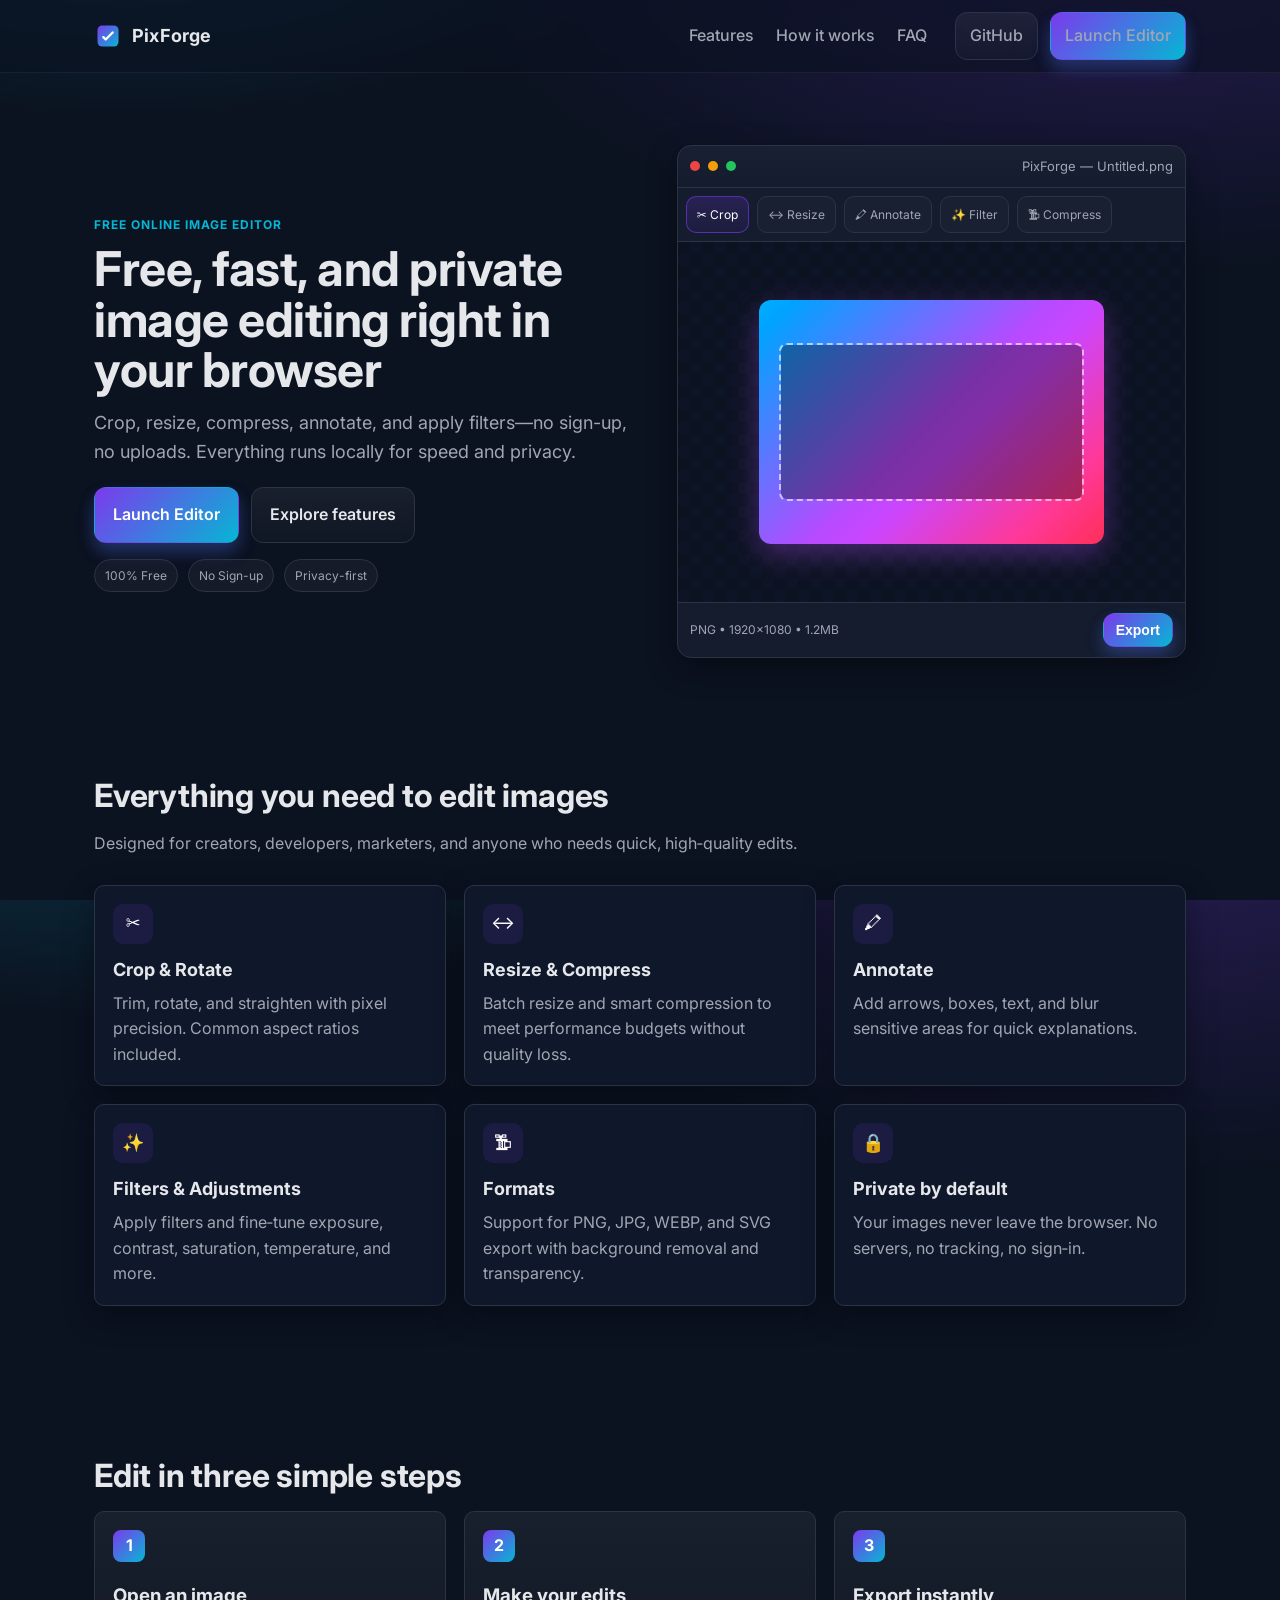
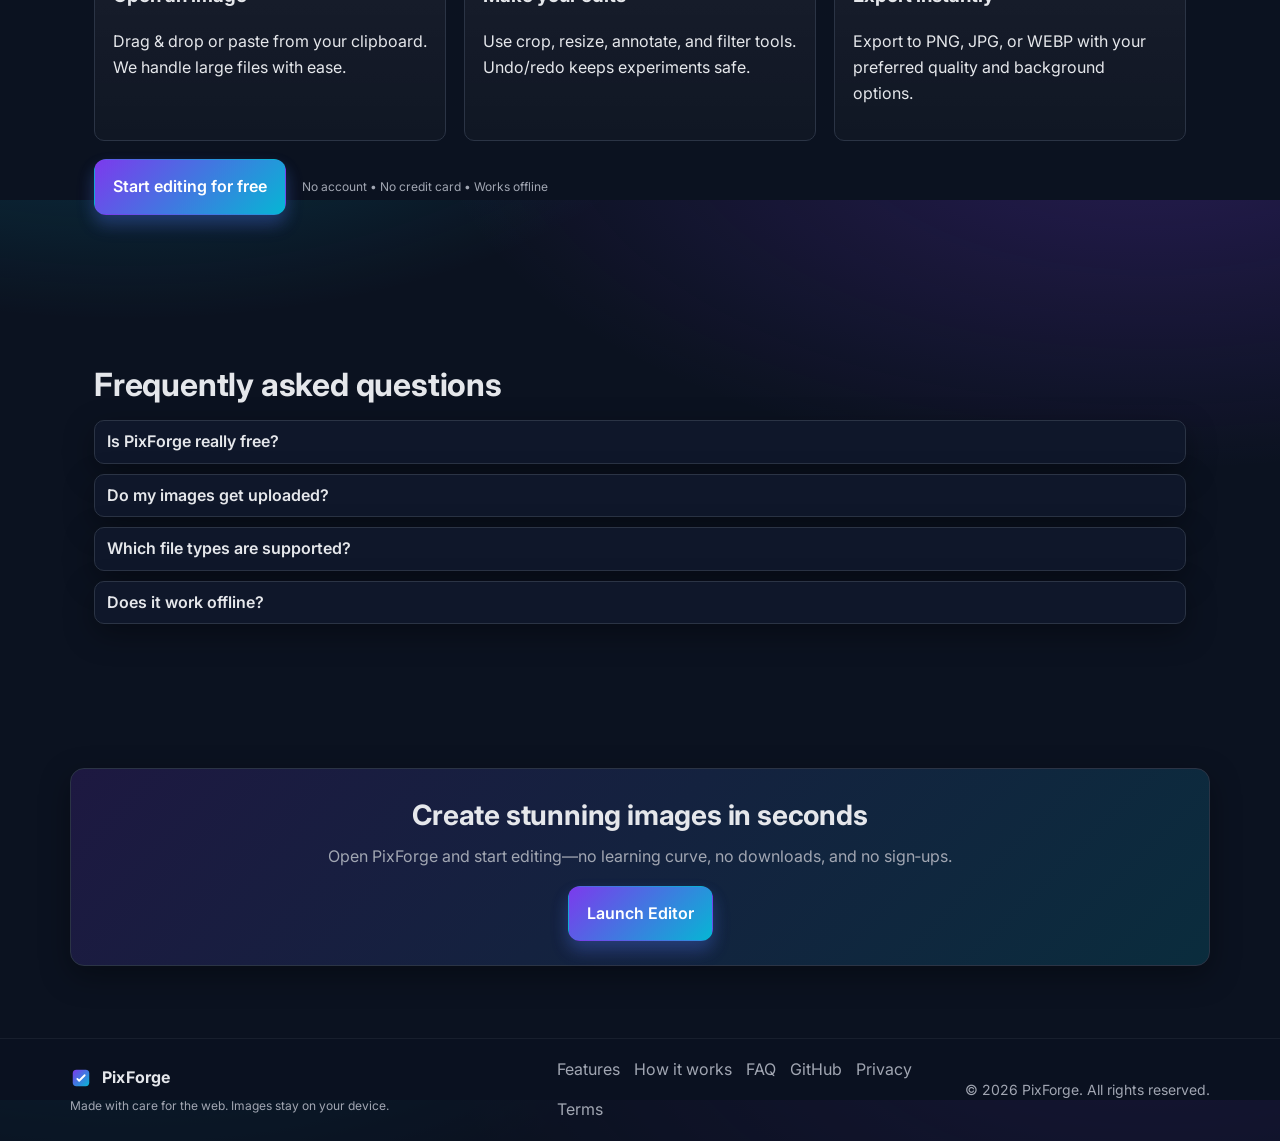
<file: image-editor-landing/index.html>
<!doctype html>
<html lang="en">
  <head>
    <meta charset="utf-8" />
    <meta name="viewport" content="width=device-width, initial-scale=1" />
    <title>PixForge — Free Online Image Editor</title>
    <meta name="description" content="PixForge is a free, fast, and privacy-friendly image editing web tool. Crop, resize, compress, annotate, and apply filters right in your browser—no sign-up required." />
    <link rel="canonical" href="https://example.com/" />

    <meta property="og:type" content="website" />
    <meta property="og:title" content="PixForge — Free Online Image Editor" />
    <meta property="og:description" content="Free, fast, and private image editor in your browser. Crop, resize, compress, annotate, and more—no sign-up required." />
    <meta property="og:url" content="https://example.com/" />
    <meta property="og:image" content="https://dummyimage.com/1200x630/111827/ffffff&text=PixForge" />

    <meta name="twitter:card" content="summary_large_image" />
    <meta name="twitter:title" content="PixForge — Free Online Image Editor" />
    <meta name="twitter:description" content="Free, fast, and private image editor in your browser. No sign-up required." />
    <meta name="twitter:image" content="https://dummyimage.com/1200x630/111827/ffffff&text=PixForge" />

    <link rel="preconnect" href="https://fonts.googleapis.com" />
    <link rel="preconnect" href="https://fonts.gstatic.com" crossorigin />
    <link href="https://fonts.googleapis.com/css2?family=Inter:wght@400;500;600;700;800&display=swap" rel="stylesheet" />

    <link rel="stylesheet" href="styles.css" />

    <script type="application/ld+json">
      {
        "@context": "https://schema.org",
        "@type": "SoftwareApplication",
        "name": "PixForge",
        "applicationCategory": "MultimediaApplication",
        "operatingSystem": "Any",
        "offers": {"@type": "Offer", "price": "0", "priceCurrency": "USD"},
        "description": "Free online image editor. Crop, resize, compress, annotate, and apply filters right in your browser.",
        "url": "https://example.com/"
      }
    </script>
  </head>
  <body>
    <a class="skip-link" href="#main">Skip to content</a>

    <header class="site-header">
      <div class="container header-inner">
        <a href="#" class="brand" aria-label="PixForge Home">
          <span class="brand-mark" aria-hidden="true">
            <svg width="28" height="28" viewBox="0 0 24 24" fill="none" xmlns="http://www.w3.org/2000/svg">
              <rect x="3" y="3" width="18" height="18" rx="4" fill="url(#g)"/>
              <path d="M8 13l2 2 6-6" stroke="white" stroke-width="2" stroke-linecap="round" stroke-linejoin="round"/>
              <defs>
                <linearGradient id="g" x1="3" y1="3" x2="21" y2="21" gradientUnits="userSpaceOnUse">
                  <stop stop-color="#7C3AED"/>
                  <stop offset="1" stop-color="#06B6D4"/>
                </linearGradient>
              </defs>
            </svg>
          </span>
          <span class="brand-name">PixForge</span>
        </a>

        <button class="nav-toggle" aria-label="Open menu" aria-expanded="false" aria-controls="site-nav">
          <span class="nav-toggle-bar"></span>
          <span class="nav-toggle-bar"></span>
          <span class="nav-toggle-bar"></span>
        </button>

        <nav id="site-nav" class="site-nav" aria-label="Main">
          <ul>
            <li><a href="#features">Features</a></li>
            <li><a href="#how">How it works</a></li>
            <li><a href="#faq">FAQ</a></li>
          </ul>
          <div class="nav-ctas">
            <a class="btn btn-ghost" href="https://github.com" target="_blank" rel="noopener">GitHub</a>
            <a class="btn btn-primary" href="/app">Launch Editor</a>
          </div>
        </nav>
      </div>
    </header>

    <main id="main">
      <section class="hero">
        <div class="container hero-grid">
          <div class="hero-copy">
            <p class="eyebrow">Free online image editor</p>
            <h1>Free, fast, and private image editing right in your browser</h1>
            <p class="subhead">Crop, resize, compress, annotate, and apply filters—no sign-up, no uploads. Everything runs locally for speed and privacy.</p>
            <div class="hero-actions">
              <a class="btn btn-primary btn-lg" href="/app">Launch Editor</a>
              <a class="btn btn-ghost btn-lg" href="#features">Explore features</a>
            </div>
            <div class="hero-badges" aria-label="Highlights">
              <span class="badge">100% Free</span>
              <span class="badge">No Sign-up</span>
              <span class="badge">Privacy-first</span>
            </div>
          </div>

          <div class="hero-art" aria-hidden="true">
            <div class="mock-window">
              <div class="mock-titlebar">
                <span class="dot red"></span>
                <span class="dot yellow"></span>
                <span class="dot green"></span>
                <span class="mock-title">PixForge — Untitled.png</span>
              </div>
              <div class="mock-toolbar">
                <div class="tool active">✂ Crop</div>
                <div class="tool">↔ Resize</div>
                <div class="tool">🖍 Annotate</div>
                <div class="tool">✨ Filter</div>
                <div class="tool">🗜 Compress</div>
              </div>
              <div class="mock-canvas">
                <div class="checkerboard"></div>
                <div class="mock-image"></div>
                <div class="crop-box"></div>
              </div>
              <div class="mock-footer">
                <span>PNG • 1920×1080 • 1.2MB</span>
                <button class="btn btn-primary btn-sm">Export</button>
              </div>
            </div>
          </div>
        </div>
      </section>

      <section id="features" class="section features">
        <div class="container">
          <h2>Everything you need to edit images</h2>
          <p class="section-lead">Designed for creators, developers, marketers, and anyone who needs quick, high‑quality edits.</p>
          <div class="features-grid">
            <article class="feature">
              <div class="feature-icon">✂</div>
              <h3>Crop & Rotate</h3>
              <p>Trim, rotate, and straighten with pixel precision. Common aspect ratios included.</p>
            </article>
            <article class="feature">
              <div class="feature-icon">↔</div>
              <h3>Resize & Compress</h3>
              <p>Batch resize and smart compression to meet performance budgets without quality loss.</p>
            </article>
            <article class="feature">
              <div class="feature-icon">🖍</div>
              <h3>Annotate</h3>
              <p>Add arrows, boxes, text, and blur sensitive areas for quick explanations.</p>
            </article>
            <article class="feature">
              <div class="feature-icon">✨</div>
              <h3>Filters & Adjustments</h3>
              <p>Apply filters and fine‑tune exposure, contrast, saturation, temperature, and more.</p>
            </article>
            <article class="feature">
              <div class="feature-icon">🗜</div>
              <h3>Formats</h3>
              <p>Support for PNG, JPG, WEBP, and SVG export with background removal and transparency.</p>
            </article>
            <article class="feature">
              <div class="feature-icon">🔒</div>
              <h3>Private by default</h3>
              <p>Your images never leave the browser. No servers, no tracking, no sign‑in.</p>
            </article>
          </div>
        </div>
      </section>

      <section id="how" class="section how">
        <div class="container">
          <h2>Edit in three simple steps</h2>
          <div class="steps">
            <div class="step">
              <div class="step-num">1</div>
              <h3>Open an image</h3>
              <p>Drag & drop or paste from your clipboard. We handle large files with ease.</p>
            </div>
            <div class="step">
              <div class="step-num">2</div>
              <h3>Make your edits</h3>
              <p>Use crop, resize, annotate, and filter tools. Undo/redo keeps experiments safe.</p>
            </div>
            <div class="step">
              <div class="step-num">3</div>
              <h3>Export instantly</h3>
              <p>Export to PNG, JPG, or WEBP with your preferred quality and background options.</p>
            </div>
          </div>
          <div class="how-cta">
            <a class="btn btn-primary btn-lg" href="/app">Start editing for free</a>
            <p class="tiny-note">No account • No credit card • Works offline</p>
          </div>
        </div>
      </section>

      <section id="faq" class="section faq">
        <div class="container">
          <h2>Frequently asked questions</h2>
          <div class="faq-list" role="list">
            <details class="faq-item">
              <summary>Is PixForge really free?</summary>
              <div class="faq-body">Yes—PixForge is 100% free to use with no sign‑up. If you find it helpful, consider sharing it or starring the project on GitHub.</div>
            </details>
            <details class="faq-item">
              <summary>Do my images get uploaded?</summary>
              <div class="faq-body">No. All editing happens locally in your browser. Your images and edits never leave your device.</div>
            </details>
            <details class="faq-item">
              <summary>Which file types are supported?</summary>
              <div class="faq-body">You can import PNG, JPG, WEBP, and SVG. Exports support PNG, JPG, and WEBP. Transparency is supported.</div>
            </details>
            <details class="faq-item">
              <summary>Does it work offline?</summary>
              <div class="faq-body">Yes. After your first visit, most features work offline thanks to browser caching. For best results, add it to your home screen.</div>
            </details>
          </div>
        </div>
      </section>

      <section class="section cta">
        <div class="container cta-inner">
          <h2>Create stunning images in seconds</h2>
          <p>Open PixForge and start editing—no learning curve, no downloads, and no sign‑ups.</p>
          <a class="btn btn-primary btn-lg" href="/app">Launch Editor</a>
        </div>
      </section>
    </main>

    <footer class="site-footer">
      <div class="container footer-grid">
        <div class="footer-brand">
          <div class="brand small">
            <span class="brand-mark" aria-hidden="true">
              <svg width="22" height="22" viewBox="0 0 24 24" fill="none" xmlns="http://www.w3.org/2000/svg">
                <rect x="3" y="3" width="18" height="18" rx="4" fill="url(#g2)"/>
                <path d="M8 13l2 2 6-6" stroke="white" stroke-width="2" stroke-linecap="round" stroke-linejoin="round"/>
                <defs>
                  <linearGradient id="g2" x1="3" y1="3" x2="21" y2="21" gradientUnits="userSpaceOnUse">
                    <stop stop-color="#7C3AED"/>
                    <stop offset="1" stop-color="#06B6D4"/>
                  </linearGradient>
                </defs>
              </svg>
            </span>
            <span class="brand-name">PixForge</span>
          </div>
          <p class="tiny-note">Made with care for the web. Images stay on your device.</p>
        </div>
        <div class="footer-links">
          <a href="#features">Features</a>
          <a href="#how">How it works</a>
          <a href="#faq">FAQ</a>
          <a href="https://github.com" target="_blank" rel="noopener">GitHub</a>
          <a href="#">Privacy</a>
          <a href="#">Terms</a>
        </div>
        <div class="footer-copy">© <span id="year"></span> PixForge. All rights reserved.</div>
      </div>
    </footer>

    <script src="script.js" defer></script>
  </body>
</html>
</file>
<file: image-editor-landing/styles.css>
/*
  PixForge Landing Styles
  - Modern, responsive, accessible
  - Light/Dark mode support via prefers-color-scheme
*/

:root {
  --bg: #0b1220;
  --bg-elev: #111827;
  --panel: #0f172a;
  --text: #e5e7eb;
  --muted: #a1a6b2;
  --brand-1: #7c3aed;
  --brand-2: #06b6d4;
  --accent: #22c55e;
  --border: #2b3445;
  --shadow: 0 10px 30px rgba(0, 0, 0, 0.35);
  --radius: 14px;
  --radius-sm: 10px;
  --radius-xs: 8px;
  --container: 1140px;
}

* { box-sizing: border-box; }

html, body { height: 100%; }

body {
  margin: 0;
  font-family: Inter, ui-sans-serif, system-ui, -apple-system, Segoe UI, Roboto, "Helvetica Neue", Arial, "Apple Color Emoji", "Segoe UI Emoji";
  color: var(--text);
  background: radial-gradient(1200px 600px at 90% -10%, rgba(124, 58, 237, 0.25), transparent 60%),
              radial-gradient(1000px 500px at 10% -20%, rgba(6, 182, 212, 0.25), transparent 60%),
              var(--bg);
  line-height: 1.6;
  -webkit-font-smoothing: antialiased;
  -moz-osx-font-smoothing: grayscale;
}

img { max-width: 100%; display: block; }

.container {
  width: 100%;
  max-width: var(--container);
  padding: 0 24px;
  margin: 0 auto;
}

.skip-link {
  position: absolute;
  left: -9999px;
  top: auto;
  width: 1px;
  height: 1px;
  overflow: hidden;
}
.skip-link:focus {
  left: 24px;
  top: 10px;
  width: auto;
  height: auto;
  background: var(--bg-elev);
  color: var(--text);
  padding: 8px 12px;
  border-radius: var(--radius-xs);
  outline: 2px solid var(--brand-2);
}

/* Header */
.site-header {
  position: sticky;
  top: 0;
  z-index: 50;
  background: rgba(11, 18, 32, 0.6);
  backdrop-filter: blur(8px);
  border-bottom: 1px solid rgba(255,255,255,0.06);
}
.header-inner {
  display: flex;
  align-items: center;
  justify-content: space-between;
  height: 72px;
}
.brand { display: inline-flex; align-items: center; gap: 10px; color: var(--text); text-decoration: none; font-weight: 700; }
.brand.small .brand-name { font-size: 16px; }
.brand-name { font-size: 18px; letter-spacing: 0.2px; }
.brand-mark { display: grid; place-items: center; }

.site-nav { display: flex; align-items: center; gap: 28px; }
.site-nav ul {
  list-style: none;
  display: flex;
  gap: 22px;
  margin: 0;
  padding: 0;
}
.site-nav a { color: var(--muted); text-decoration: none; font-weight: 500; }
.site-nav a:hover { color: var(--text); }
.nav-ctas { display: flex; gap: 12px; align-items: center; }

.nav-toggle {
  display: none;
  width: 44px; height: 44px;
  border: 1px solid var(--border);
  border-radius: 10px;
  background: linear-gradient(180deg, rgba(255,255,255,0.06), rgba(255,255,255,0.02));
  color: var(--text);
}
.nav-toggle-bar { display: block; width: 18px; height: 2px; background: var(--text); margin: 4px auto; border-radius: 2px; }

/* Buttons */
.btn { display: inline-flex; align-items: center; justify-content: center; gap: 8px; text-decoration: none; font-weight: 600; border-radius: 12px; padding: 10px 14px; border: 1px solid transparent; transition: transform 0.02s ease, box-shadow 0.2s ease; }
.btn:hover { transform: translateY(-1px); }
.btn:active { transform: translateY(0); }
.btn-sm { padding: 8px 12px; font-size: 14px; }
.btn-lg { padding: 14px 18px; font-size: 16px; }
.btn-primary { color: white; background: linear-gradient(135deg, var(--brand-1), var(--brand-2)); box-shadow: 0 10px 18px rgba(124, 58, 237, 0.22), 0 8px 16px rgba(6, 182, 212, 0.18); }
.btn-primary:hover { box-shadow: 0 12px 22px rgba(124, 58, 237, 0.32), 0 10px 20px rgba(6, 182, 212, 0.24); }
.btn-ghost { color: var(--text); border-color: var(--border); background: linear-gradient(180deg, rgba(255,255,255,0.06), rgba(255,255,255,0.02)); }

.badge { display: inline-flex; align-items: center; gap: 6px; font-size: 12px; color: var(--muted); background: rgba(255,255,255,0.04); border: 1px solid var(--border); padding: 6px 10px; border-radius: 999px; }

/* Hero */
.hero { padding: 72px 0 40px; }
.hero-grid { display: grid; grid-template-columns: 1.05fr 1fr; gap: 48px; align-items: center; }
.eyebrow { text-transform: uppercase; letter-spacing: 1px; font-weight: 700; color: var(--brand-2); margin: 4px 0 10px; font-size: 12px; }
.hero h1 { margin: 0 0 14px; font-size: 48px; line-height: 1.05; letter-spacing: -0.5px; }
.subhead { color: var(--muted); font-size: 18px; margin: 0 0 20px; }
.hero-actions { display: flex; gap: 12px; align-items: center; margin: 10px 0 16px; }
.hero-badges { display: flex; gap: 10px; flex-wrap: wrap; }

.hero-art {
  position: relative;
}
.mock-window { background: var(--panel); border: 1px solid var(--border); border-radius: var(--radius); box-shadow: var(--shadow); overflow: hidden; }
.mock-titlebar { display: flex; align-items: center; gap: 8px; padding: 10px 12px; border-bottom: 1px solid var(--border); background: linear-gradient(180deg, rgba(255,255,255,0.04), rgba(255,255,255,0.02)); }
.mock-titlebar .dot { width: 10px; height: 10px; border-radius: 50%; display: inline-block; }
.mock-titlebar .red { background: #ef4444; }
.mock-titlebar .yellow { background: #f59e0b; }
.mock-titlebar .green { background: #22c55e; }
.mock-title { color: var(--muted); font-size: 13px; margin-left: auto; }
.mock-toolbar { display: flex; gap: 8px; padding: 8px; border-bottom: 1px solid var(--border); background: rgba(255,255,255,0.02); }
.mock-toolbar .tool { font-size: 12px; color: var(--muted); padding: 8px 10px; border-radius: 10px; border: 1px solid var(--border); background: rgba(255,255,255,0.02); }
.mock-toolbar .tool.active { color: white; border-color: rgba(124,58,237,0.6); background: linear-gradient(180deg, rgba(124,58,237,0.2), rgba(124,58,237,0.08)); }
.mock-canvas { position: relative; height: 360px; display: grid; place-items: center; background: #0b1220; }
.checkerboard { position: absolute; inset: 0; background-image: linear-gradient(45deg, #0f172a 25%, transparent 25%), linear-gradient(-45deg, #0f172a 25%, transparent 25%), linear-gradient(45deg, transparent 75%, #0f172a 75%), linear-gradient(-45deg, transparent 75%, #0f172a 75%); background-size: 24px 24px; background-position: 0 0, 0 12px, 12px -12px, -12px 0px; opacity: 0.5; }
.mock-image { width: 68%; height: 68%; border-radius: 12px; background: linear-gradient(135deg, #0ea5e9, #a855f7, #f43f5e); filter: saturate(120%) contrast(110%); box-shadow: 0 10px 30px rgba(168,85,247,0.35); }
.crop-box { position: absolute; width: 60%; height: 44%; border: 2px dashed rgba(255,255,255,0.6); border-radius: 8px; box-shadow: inset 0 0 0 100vmax rgba(0,0,0,0.35); }
.mock-footer { display: flex; align-items: center; justify-content: space-between; padding: 10px 12px; border-top: 1px solid var(--border); background: rgba(255,255,255,0.02); color: var(--muted); font-size: 12px; }

/* Sections */
.section { padding: 72px 0; }
.section h2 { margin: 0 0 10px; font-size: 32px; letter-spacing: -0.2px; }
.section-lead { color: var(--muted); margin: 0 0 28px; }

.features-grid { display: grid; grid-template-columns: repeat(3, 1fr); gap: 18px; }
.feature { background: var(--panel); border: 1px solid var(--border); border-radius: var(--radius-sm); padding: 18px; box-shadow: var(--shadow); }
.feature-icon { width: 40px; height: 40px; display: grid; place-items: center; border-radius: 10px; background: rgba(124,58,237,0.12); color: white; font-size: 18px; margin-bottom: 12px; }
.feature h3 { margin: 0 0 6px; font-size: 18px; }
.feature p { margin: 0; color: var(--muted); }

.how .steps { display: grid; grid-template-columns: repeat(3, 1fr); gap: 18px; }
.step { background: linear-gradient(180deg, rgba(255,255,255,0.06), rgba(255,255,255,0.02)); border: 1px solid var(--border); border-radius: var(--radius-sm); padding: 18px; }
.step-num { width: 32px; height: 32px; border-radius: 8px; display: grid; place-items: center; background: linear-gradient(135deg, var(--brand-1), var(--brand-2)); color: white; font-weight: 700; margin-bottom: 8px; }
.how-cta { margin-top: 18px; display: flex; align-items: center; gap: 16px; }
.tiny-note { color: var(--muted); font-size: 12px; margin: 0; }

.faq .faq-list { display: grid; gap: 10px; }
.faq details { background: var(--panel); border: 1px solid var(--border); border-radius: var(--radius-sm); padding: 8px 12px; box-shadow: var(--shadow); }
.faq summary { cursor: pointer; font-weight: 600; list-style: none; }
.faq summary::-webkit-details-marker { display: none; }
.faq .faq-body { color: var(--muted); padding-top: 6px; }

.cta-inner { text-align: center; background: linear-gradient(135deg, rgba(124,58,237,0.16), rgba(6,182,212,0.16)); border: 1px solid var(--border); border-radius: var(--radius); padding: 24px; box-shadow: var(--shadow); }
.cta-inner h2 { margin: 0 0 6px; font-size: 28px; }
.cta-inner p { color: var(--muted); margin: 0 0 16px; }

/* Footer */
.site-footer { border-top: 1px solid rgba(255,255,255,0.06); background: rgba(11,18,32,0.6); }
.footer-grid { display: grid; grid-template-columns: 1.2fr 1fr auto; gap: 18px; align-items: center; padding: 18px 0; }
.footer-links { display: flex; flex-wrap: wrap; gap: 14px; }
.footer-links a { color: var(--muted); text-decoration: none; }
.footer-links a:hover { color: var(--text); }
.footer-copy { color: var(--muted); font-size: 14px; justify-self: end; }

/* Responsive */
@media (max-width: 1024px) {
  .hero-grid { grid-template-columns: 1fr; }
}

@media (max-width: 860px) {
  .features-grid { grid-template-columns: 1fr 1fr; }
  .how .steps { grid-template-columns: 1fr; }
  .footer-grid { grid-template-columns: 1fr; }
  .footer-copy { justify-self: start; }
}

@media (max-width: 720px) {
  .site-nav { position: fixed; inset: 72px 0 auto 0; background: rgba(11,18,32,0.98); border-bottom: 1px solid rgba(255,255,255,0.06); padding: 14px 24px 18px; display: grid; gap: 16px; transform: translateY(-120%); transition: transform 0.25s ease; }
  .site-nav.open { transform: translateY(0%); }
  .site-nav ul { flex-direction: column; gap: 10px; }
  .nav-ctas { justify-content: stretch; }
  .nav-toggle { display: inline-grid; place-items: center; }
  .header-inner { height: 64px; }
  .hero { padding-top: 44px; }
  .hero h1 { font-size: 36px; }
}

/* Focus and a11y */
:focus-visible { outline: 2px solid var(--brand-2); outline-offset: 2px; border-radius: 8px; }

/* Animations */
@keyframes floaty { 0% { transform: translateY(0); } 50% { transform: translateY(-3px);} 100% { transform: translateY(0);} }
.hero-art .mock-window { animation: floaty 6s ease-in-out infinite; }
</file>
